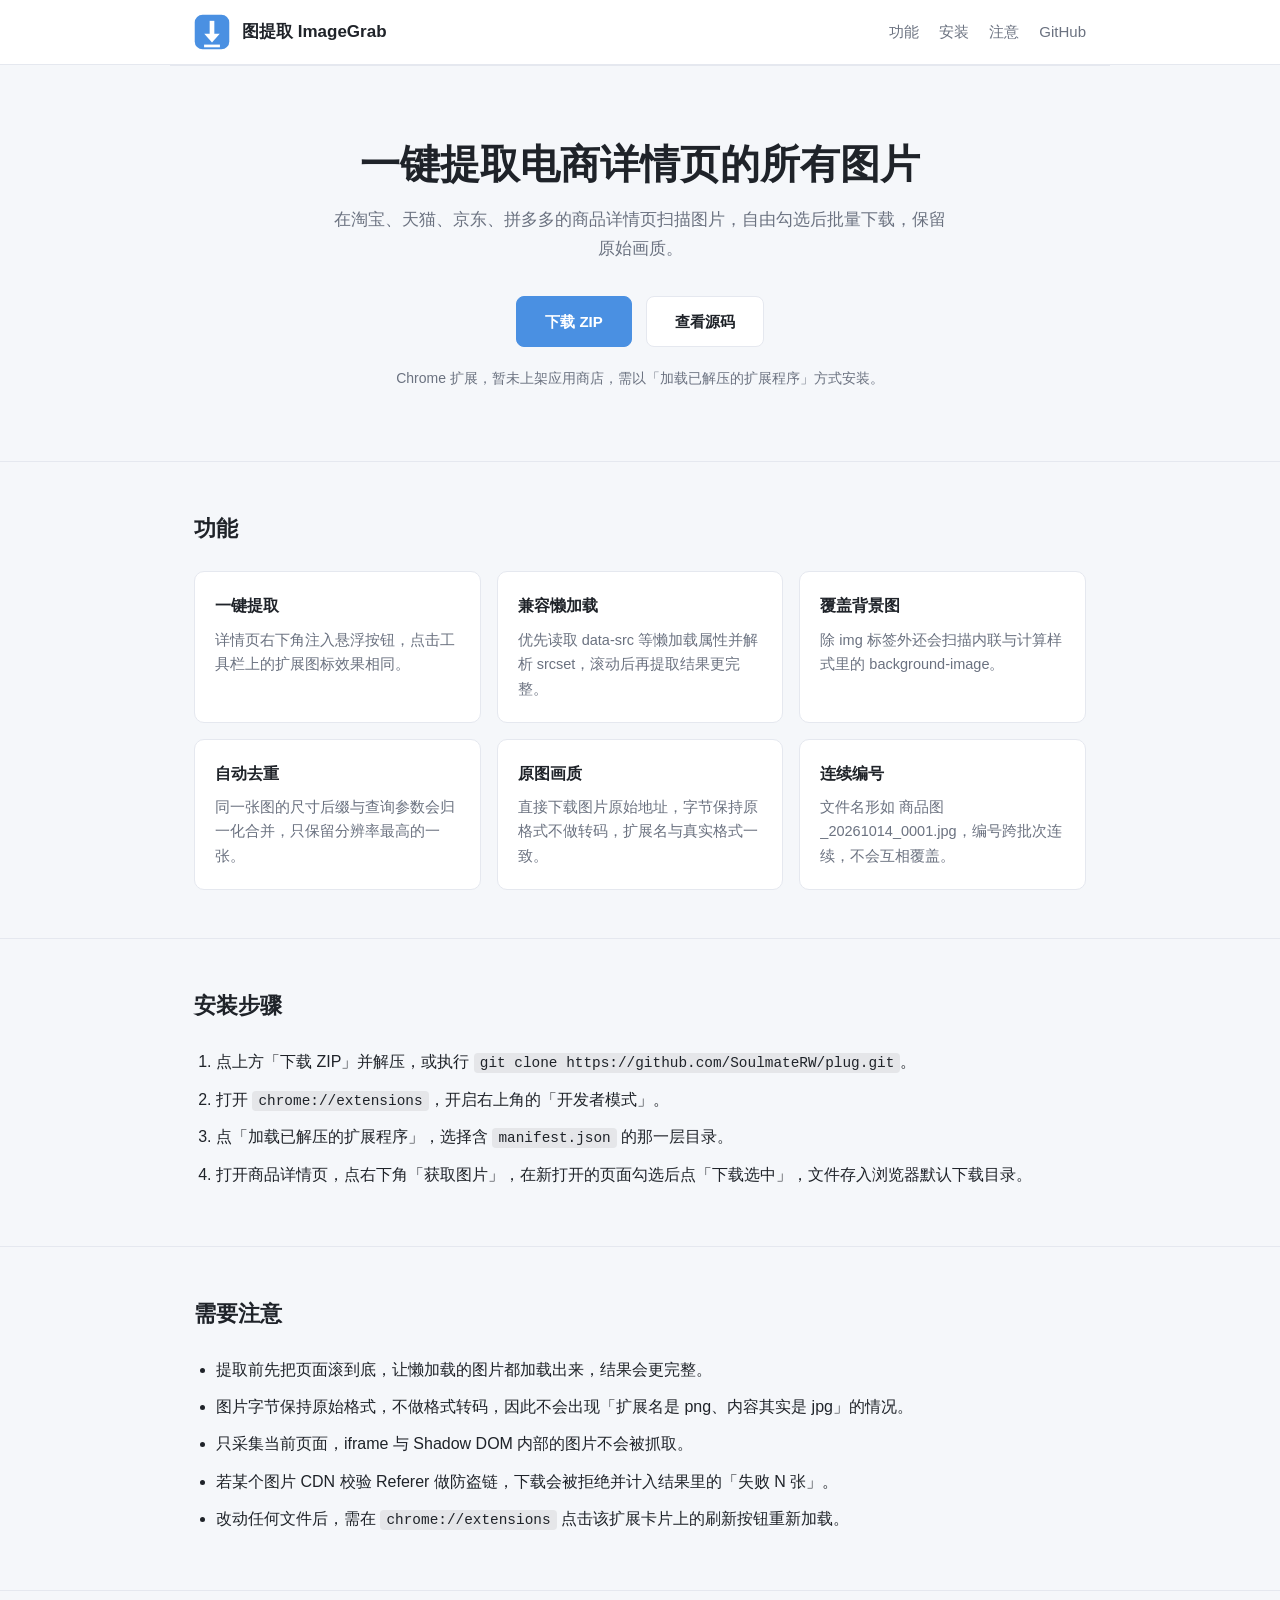
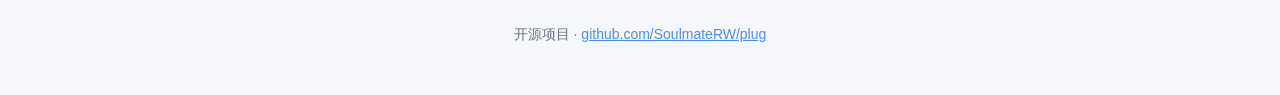
<file: docs/index.html>
<!DOCTYPE html>
<html lang="zh-CN">
<head>
<meta charset="UTF-8">
<meta name="viewport" content="width=device-width, initial-scale=1">
<title>图提取 ImageGrab - 电商详情页图片批量下载</title>
<meta name="description" content="Chrome 扩展：在淘宝、天猫、京东、拼多多商品详情页一键提取图片并批量下载，兼容懒加载，保留原始画质。">
<meta name="theme-color" content="#4a90e2">
<link rel="icon" href="data:image/svg+xml,%3Csvg xmlns='http://www.w3.org/2000/svg' viewBox='0 0 128 128'%3E%3Crect x='2.6' y='2.6' width='122.8' height='122.8' rx='28' fill='%234a90e2'/%3E%3Cpath d='M55.7,24.3h16.6v52.5H55.7z' fill='%23fff'/%3E%3Cpath d='M36.5,70.4h55L64,101.1z' fill='%23fff'/%3E%3Cpath d='M35.8,108.8h56.4v9.6H35.8z' fill='%23fff'/%3E%3C/svg%3E">
<style>
    :root {
        --accent: #4a90e2;
        --accent-dark: #357abd;
        --bg: #f5f7fa;
        --card: #ffffff;
        --text: #1f2329;
        --muted: #6b7280;
        --border: #e5e8ef;
    }

    @media (prefers-color-scheme: dark) {
        :root {
            --bg: #14171c;
            --card: #1c2027;
            --text: #e8eaed;
            --muted: #9aa4b2;
            --border: #2b313a;
        }
    }

    * { box-sizing: border-box; }

    body {
        margin: 0;
        background: var(--bg);
        color: var(--text);
        font-family: -apple-system, BlinkMacSystemFont, "Segoe UI", "Microsoft YaHei", sans-serif;
        font-size: 16px;
        line-height: 1.7;
        -webkit-font-smoothing: antialiased;
    }

    a { color: var(--accent); }

    .wrap { max-width: 940px; margin: 0 auto; padding: 0 24px; }

    header {
        border-bottom: 1px solid var(--border);
        background: var(--card);
        position: sticky;
        top: 0;
        z-index: 10;
    }

    header .wrap {
        display: flex;
        align-items: center;
        gap: 12px;
        min-height: 64px;
    }

    header .logo { display: block; flex: none; }
    header .name { font-weight: 700; font-size: 17px; }
    header nav { margin-left: auto; display: flex; gap: 20px; font-size: 15px; }
    header nav a { text-decoration: none; color: var(--muted); }
    header nav a:hover { color: var(--accent); }

    .hero { padding: 72px 0 56px; text-align: center; }
    .hero h1 { font-size: clamp(26px, 4vw, 40px); line-height: 1.3; margin: 0 0 16px; }
    .hero p.lede { font-size: 17px; color: var(--muted); max-width: 620px; margin: 0 auto 32px; }

    .actions { display: flex; gap: 14px; justify-content: center; flex-wrap: wrap; }

    .btn {
        display: inline-block;
        padding: 12px 28px;
        border: 1px solid var(--border);
        border-radius: 8px;
        background: var(--card);
        color: var(--text);
        text-decoration: none;
        font-weight: 600;
        font-size: 15px;
        transition: transform .15s ease, background .15s ease;
    }

    .btn:hover { transform: translateY(-1px); }
    .btn.primary { background: var(--accent); border-color: var(--accent); color: #fff; }
    .btn.primary:hover { background: var(--accent-dark); border-color: var(--accent-dark); }

    .note { margin-top: 20px; font-size: 14px; color: var(--muted); }

    section { padding: 48px 0; border-top: 1px solid var(--border); }
    section h2 { font-size: 22px; margin: 0 0 24px; }

    .grid {
        display: grid;
        grid-template-columns: repeat(auto-fit, minmax(260px, 1fr));
        gap: 16px;
    }

    .card {
        background: var(--card);
        border: 1px solid var(--border);
        border-radius: 10px;
        padding: 20px;
    }

    .card h3 { margin: 0 0 8px; font-size: 16px; }
    .card p { margin: 0; font-size: 14.5px; color: var(--muted); }

    ol, ul { padding-left: 22px; margin: 0; }
    li { margin-bottom: 10px; }

    code {
        background: rgba(127, 127, 127, .14);
        padding: 2px 6px;
        border-radius: 4px;
        font-family: ui-monospace, Consolas, "Courier New", monospace;
        font-size: .9em;
        word-break: break-all;
    }

    footer {
        border-top: 1px solid var(--border);
        padding: 32px 0 48px;
        text-align: center;
        font-size: 14px;
        color: var(--muted);
    }
</style>
</head>
<body>
<header>
    <div class="wrap">
        <svg class="logo" width="36" height="36" viewBox="0 0 128 128" aria-hidden="true" focusable="false">
            <rect x="2.6" y="2.6" width="122.8" height="122.8" rx="28" fill="#4a90e2"/>
            <path d="M55.7 24.3h16.6v52.5H55.7z" fill="#fff"/>
            <path d="M36.5 70.4h55L64 101.1z" fill="#fff"/>
            <path d="M35.8 108.8h56.4v9.6H35.8z" fill="#fff"/>
        </svg>
        <span class="name">图提取 ImageGrab</span>
        <nav>
            <a href="#features">功能</a>
            <a href="#install">安装</a>
            <a href="#notes">注意</a>
            <a href="https://github.com/SoulmateRW/plug">GitHub</a>
        </nav>
    </div>
</header>

<main>
    <section class="hero wrap">
        <h1>一键提取电商详情页的所有图片</h1>
        <p class="lede">在淘宝、天猫、京东、拼多多的商品详情页扫描图片，自由勾选后批量下载，保留原始画质。</p>
        <p class="actions">
            <a class="btn primary" href="https://github.com/SoulmateRW/plug/archive/refs/heads/main.zip">下载 ZIP</a>
            <a class="btn" href="https://github.com/SoulmateRW/plug">查看源码</a>
        </p>
        <p class="note">Chrome 扩展，暂未上架应用商店，需以「加载已解压的扩展程序」方式安装。</p>
    </section>

    <section id="features">
        <div class="wrap">
            <h2>功能</h2>
            <div class="grid">
                <div class="card">
                    <h3>一键提取</h3>
                    <p>详情页右下角注入悬浮按钮，点击工具栏上的扩展图标效果相同。</p>
                </div>
                <div class="card">
                    <h3>兼容懒加载</h3>
                    <p>优先读取 data-src 等懒加载属性并解析 srcset，滚动后再提取结果更完整。</p>
                </div>
                <div class="card">
                    <h3>覆盖背景图</h3>
                    <p>除 img 标签外还会扫描内联与计算样式里的 background-image。</p>
                </div>
                <div class="card">
                    <h3>自动去重</h3>
                    <p>同一张图的尺寸后缀与查询参数会归一化合并，只保留分辨率最高的一张。</p>
                </div>
                <div class="card">
                    <h3>原图画质</h3>
                    <p>直接下载图片原始地址，字节保持原格式不做转码，扩展名与真实格式一致。</p>
                </div>
                <div class="card">
                    <h3>连续编号</h3>
                    <p>文件名形如 商品图_20261014_0001.jpg，编号跨批次连续，不会互相覆盖。</p>
                </div>
            </div>
        </div>
    </section>

    <section id="install">
        <div class="wrap">
            <h2>安装步骤</h2>
            <ol>
                <li>点上方「下载 ZIP」并解压，或执行 <code>git clone https://github.com/SoulmateRW/plug.git</code>。</li>
                <li>打开 <code>chrome://extensions</code>，开启右上角的「开发者模式」。</li>
                <li>点「加载已解压的扩展程序」，选择含 <code>manifest.json</code> 的那一层目录。</li>
                <li>打开商品详情页，点右下角「获取图片」，在新打开的页面勾选后点「下载选中」，文件存入浏览器默认下载目录。</li>
            </ol>
        </div>
    </section>

    <section id="notes">
        <div class="wrap">
            <h2>需要注意</h2>
            <ul>
                <li>提取前先把页面滚到底，让懒加载的图片都加载出来，结果会更完整。</li>
                <li>图片字节保持原始格式，不做格式转码，因此不会出现「扩展名是 png、内容其实是 jpg」的情况。</li>
                <li>只采集当前页面，iframe 与 Shadow DOM 内部的图片不会被抓取。</li>
                <li>若某个图片 CDN 校验 Referer 做防盗链，下载会被拒绝并计入结果里的「失败 N 张」。</li>
                <li>改动任何文件后，需在 <code>chrome://extensions</code> 点击该扩展卡片上的刷新按钮重新加载。</li>
            </ul>
        </div>
    </section>
</main>

<footer>
    <div class="wrap">
        开源项目 · <a href="https://github.com/SoulmateRW/plug">github.com/SoulmateRW/plug</a>
    </div>
</footer>
</body>
</html>
</file>
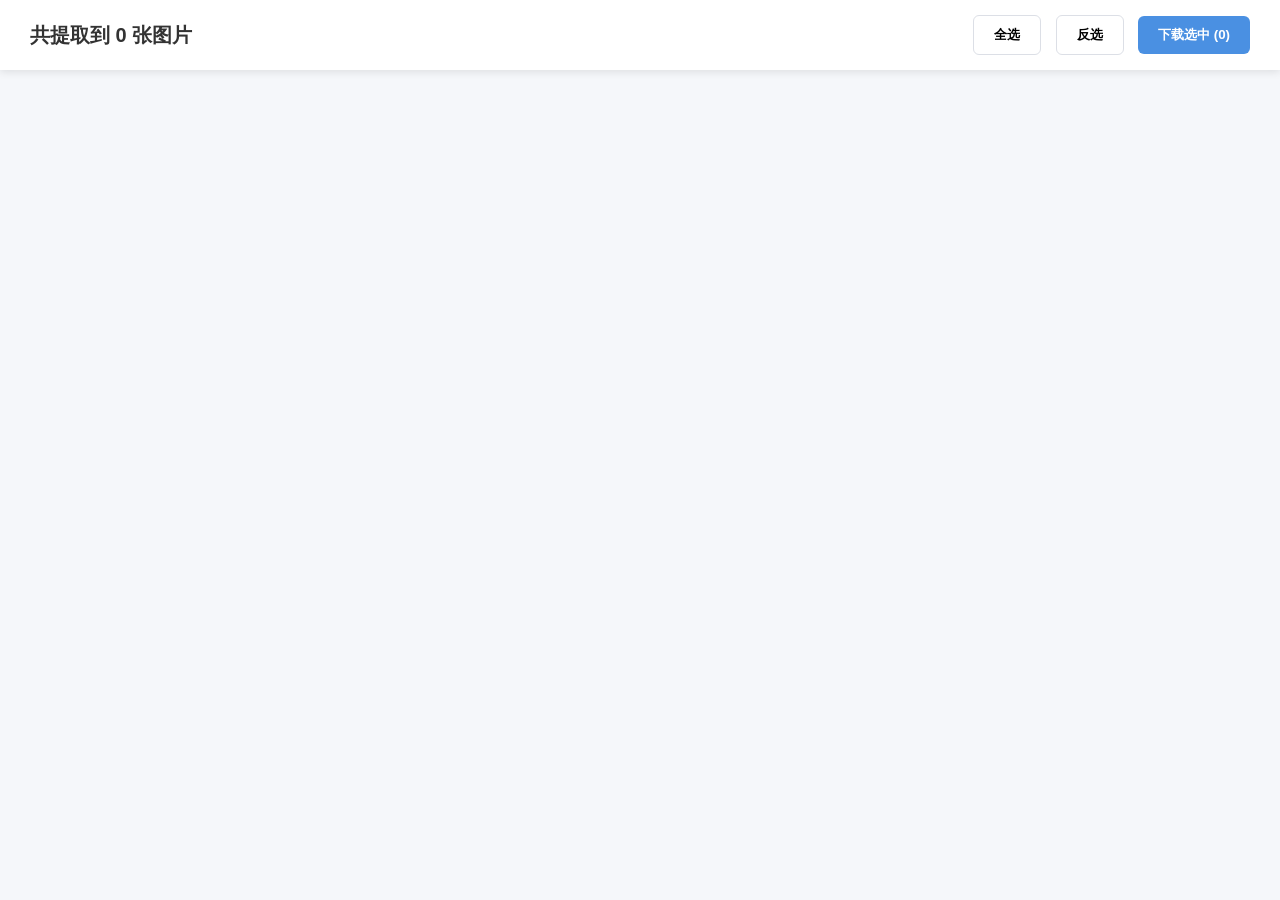
<file: gallery.html>
<!DOCTYPE html>
<html lang="zh-CN">
<head>
    <meta charset="UTF-8">
    <meta name="referrer" content="no-referrer">
    <title>提取结果 - ImageGrab</title>
    <link rel="stylesheet" href="gallery.css">
</head>
<body>
    <header>
        <div class="header-left">
            <h1>共提取到 <span id="img-count">0</span> 张图片</h1>
        </div>
        <div class="header-right">
            <button id="select-all">全选</button>
            <button id="inverse-select">反选</button>
            <button id="download-btn" class="primary">下载选中 (0)</button>
        </div>
    </header>
    <p id="empty-state" hidden>还没有提取到图片。回到商品详情页，点击右下角的「获取图片」按钮再试一次。</p>
    <main id="image-grid"></main>
    <script src="gallery.js"></script>
</body>
</html>
</file>
<file: gallery.css>
body { font-family: -apple-system, sans-serif; margin: 0; padding: 0; background: #f5f7fa; }
header { display: flex; justify-content: space-between; align-items: center; padding: 15px 30px; background: white; box-shadow: 0 2px 8px rgba(0,0,0,0.1); position: sticky; top: 0; z-index: 100; }
h1 { font-size: 20px; color: #333; margin: 0; }
button { padding: 10px 20px; margin-left: 10px; border: 1px solid #dcdfe6; background: #fff; cursor: pointer; border-radius: 6px; font-weight: bold; }
button:hover { background: #f2f6fc; }
button.primary { background: #4a90e2; color: white; border: none; }
button.primary:hover { background: #357abd; }
button:disabled { background: #a0cfff; cursor: not-allowed; }

#empty-state { margin: 80px auto 0; max-width: 460px; text-align: center; color: #909399; font-size: 15px; line-height: 1.8; }

#image-grid { display: grid; grid-template-columns: repeat(auto-fill, minmax(220px, 1fr)); gap: 20px; padding: 30px; }
.img-card { background: white; border-radius: 8px; overflow: hidden; box-shadow: 0 2px 10px rgba(0,0,0,0.08); position: relative; cursor: pointer; border: 3px solid transparent; }
.img-card.selected { border-color: #4a90e2; }
.img-card img { width: 100%; height: 220px; object-fit: contain; background: #eee; display: block; }
.checkbox-container { position: absolute; top: 10px; left: 10px; background: rgba(255,255,255,0.9); border-radius: 4px; padding: 4px; display: flex;}
.checkbox-container input { width: 20px; height: 20px; cursor: pointer; margin: 0;}

.img-card.failed { cursor: not-allowed; opacity: 0.6; }
.img-card.failed::after { content: "图片加载失败，无法下载"; position: absolute; inset: 0; display: flex; align-items: center; justify-content: center; padding: 0 12px; text-align: center; color: #f56c6c; font-size: 13px; background: rgba(245,247,250,0.92); }
</file>
